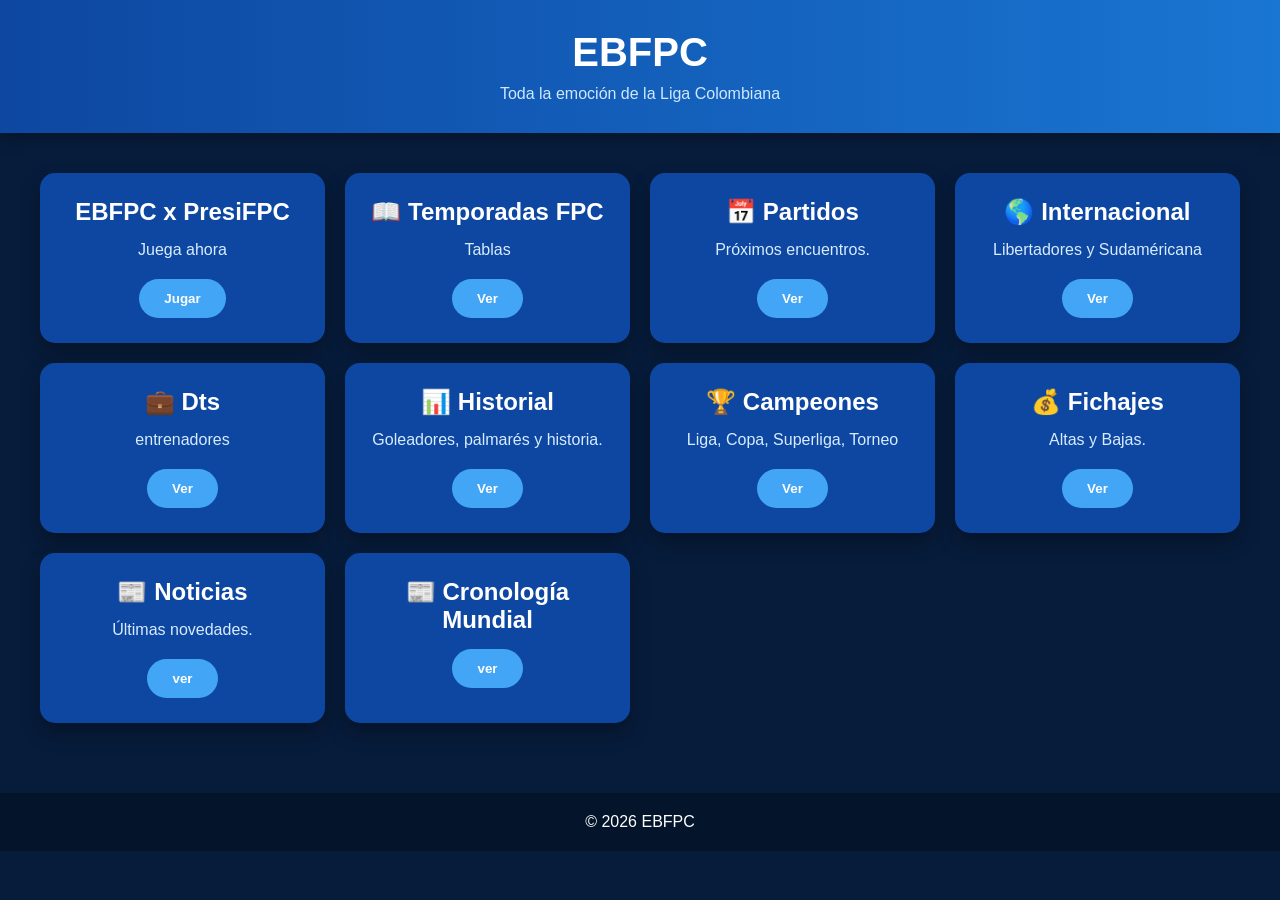
<file: index.html>
<!DOCTYPE html>
<html lang="es">
<head>
<meta charset="UTF-8">
<meta name="viewport" content="width=device-width, initial-scale=1.0">
<title>Fútbol Colombiano</title>
<link rel="stylesheet" href="style.css">
</head>
<body>

<header>
    <h1>EBFPC</h1>
    <p>Toda la emoción de la Liga Colombiana</p>
</header>

<section class="menu">
    <div class="card">
     <h2>EBFPC x PresiFPC</h2>
     <p>Juega ahora</p>
     <button onclick="location.href=
      'https://soyjabp.github.io/PresiFPC/'">
      Jugar
      </button> 
    </div>

    <div class="card">
     <h2>📖 Temporadas FPC</h2>
     <p>Tablas</p>
     <button 
      onclick="location.href='temporadas.html'">
      Ver
      </button> 
    </div>

    <div class="card">
        <h2>📅 Partidos</h2>
        <p>Próximos encuentros.</p>
        <button
         onclick="location.href='partidos.html'">
         Ver
        </button>
    </div>

    <div class="card">
        <h2>🌎 Internacional</h2>
        <p>Libertadores y Sudaméricana</p>
        <button
         onclick="location.href='conmebol.html'">
         Ver
        </button>
    </div>

    <div class="card">
        <h2>💼 Dts</h2>
        <p>entrenadores</p>
        <button
         onclick="location.href='dts.html'">
         Ver
        </button>
    </div>

    <div class="card">
        <h2>📊 Historial</h2>
        <p>Goleadores, palmarés y historia.</p>
        <button
         onclick="location.href='historial.html'">
         Ver
        </button>
    </div>

    <div class="card">
        <h2>🏆 Campeones</h2>
        <p>Liga, Copa, Superliga, Torneo</p>
        <button onclick="location.href=
'https://blogdelfpc.blogspot.com/2024/12/campeones.html'">
         Ver
        </button>
    </div>


    <div class="card">
        <h2>💰 Fichajes</h2>
        <p>Altas y Bajas.</p>
        <button onclick="location.href=
         'https://blogdelfpc4.blogspot.com/?m=1'">
         Ver
        </button>
    </div>

    <div class="card">
        <h2>📰 Noticias</h2>
        <p>Últimas novedades.</p>
        <button onclick="location.href=
         'https://blogdelfpc5.blogspot.com/?m=1'">
         ver
        </button>
    </div>

    <div class="card">
        <h2>📰 Cronología Mundial</h2>
        <button onclick="location.href='cronologia.html'">
         ver
        </button>
    </div>

</section>

<footer>
    © 2026 EBFPC
</footer>

<script src="logica.js"></script>
</body>
</html>
</file>
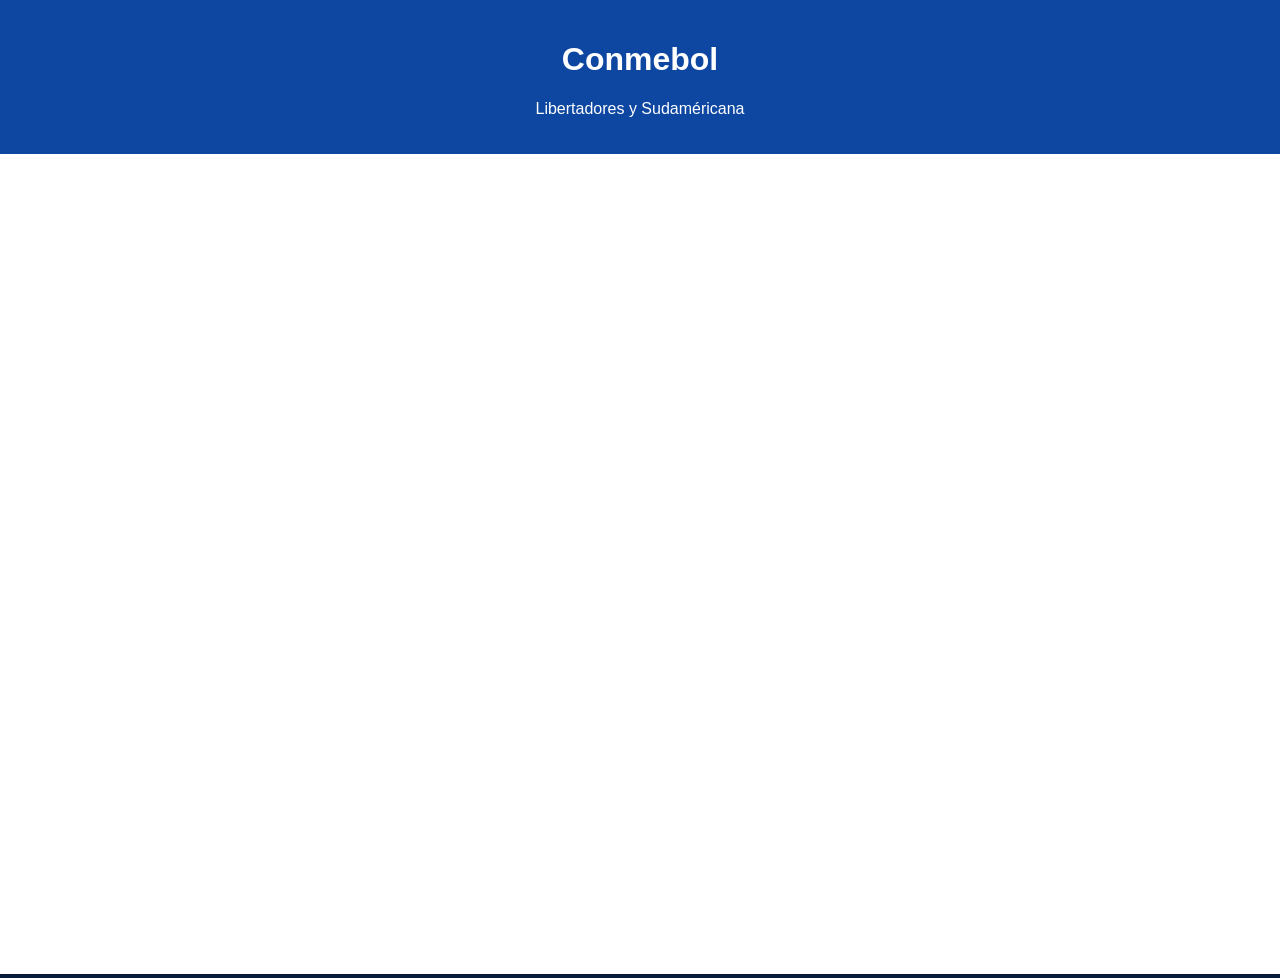
<file: conmebol.html>
<!DOCTYPE html>
<html lang="es">
<head>
<meta charset="UTF-8">
<meta name="viewport" content="width=device-width, initial-scale=1.0">
<title>Temporadas</title>

<style>
body{
    margin:0;
    background:#071c3b;
    color:white;
    font-family:Arial,sans-serif;
}

header{
    background:#0d47a1;
    padding:20px;
    text-align:center;
}

iframe{
    width:100%;
    height:calc(100vh - 80px);
    border:none;
    background:white;
}
</style>

</head>
<body>

<header>
<h1>Conmebol</h1>
<p>Libertadores y Sudaméricana</p>
</header>

<iframe
src="https://docs.google.com/document/d/1r8EaYOlmlFGWaJKXJq_9bz8sTuvQNOuIKMCyNMMzEhs/preview">
</iframe>

</body>
</html>
</file>
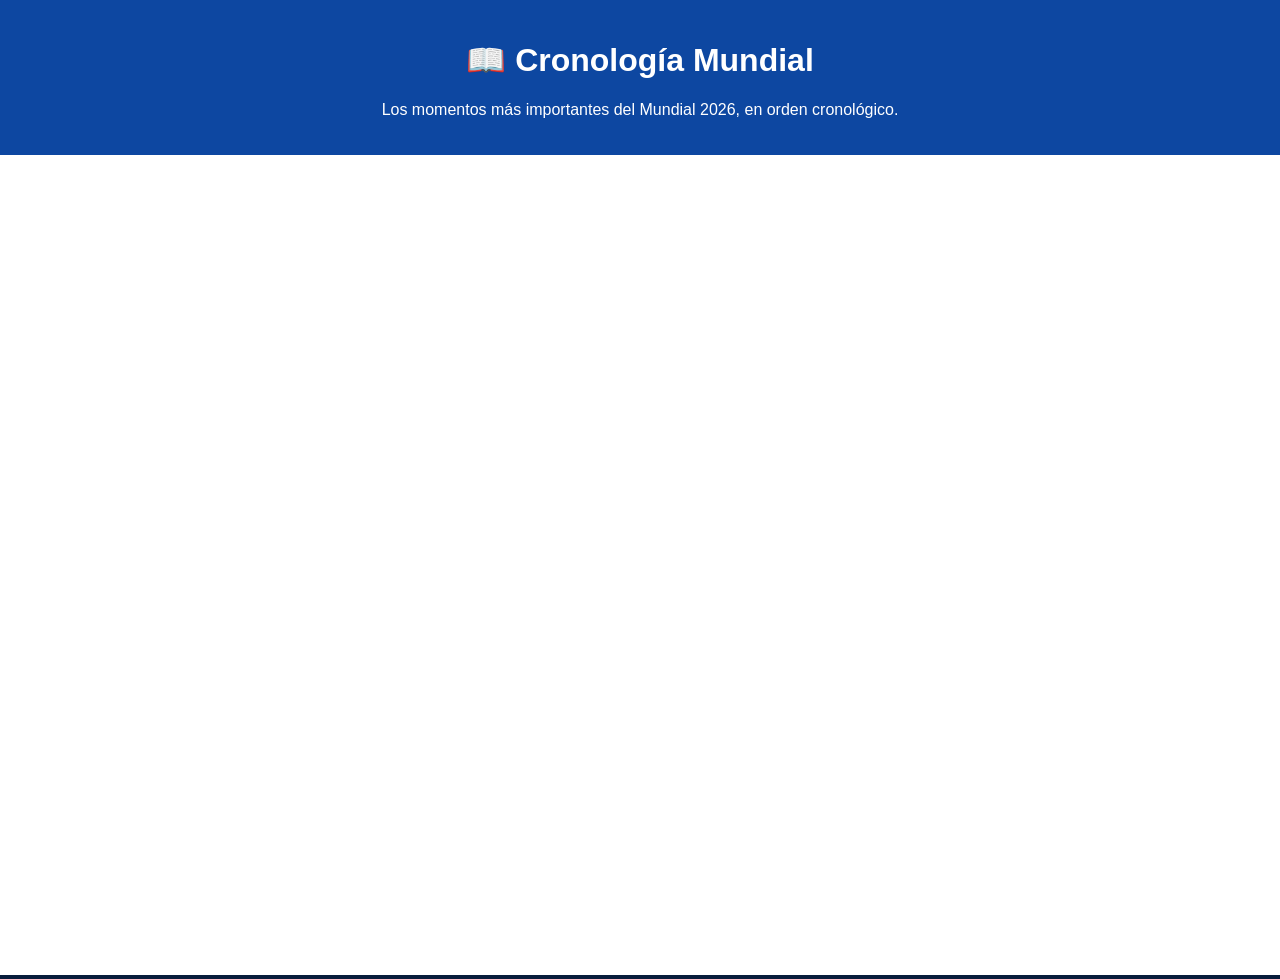
<file: cronologia.html>
<!DOCTYPE html>
<html lang="es">
<head>
<meta charset="UTF-8">
<meta name="viewport" content="width=device-width, initial-scale=1.0">
<title>Cronología</title>

<style>
body{
    margin:0;
    background:#071c3b;
    color:white;
    font-family:Arial,sans-serif;
}

header{
    background:#0d47a1;
    padding:20px;
    text-align:center;
}

iframe{
    width:100%;
    height:calc(100vh - 80px);
    border:none;
    background:white;
}
</style>

</head>
<body>

<header>
<h1>📖 Cronología Mundial</h1>
<p>Los momentos más importantes del Mundial 2026, en orden cronológico.</p>
</header>

<iframe
src="https://docs.google.com/document/d/164-cpiHatvfk2BUq0V58gNE8fdVIjnhzkLrXLR6Mkb0/preview">
</iframe>

</body>
</html>
</file>
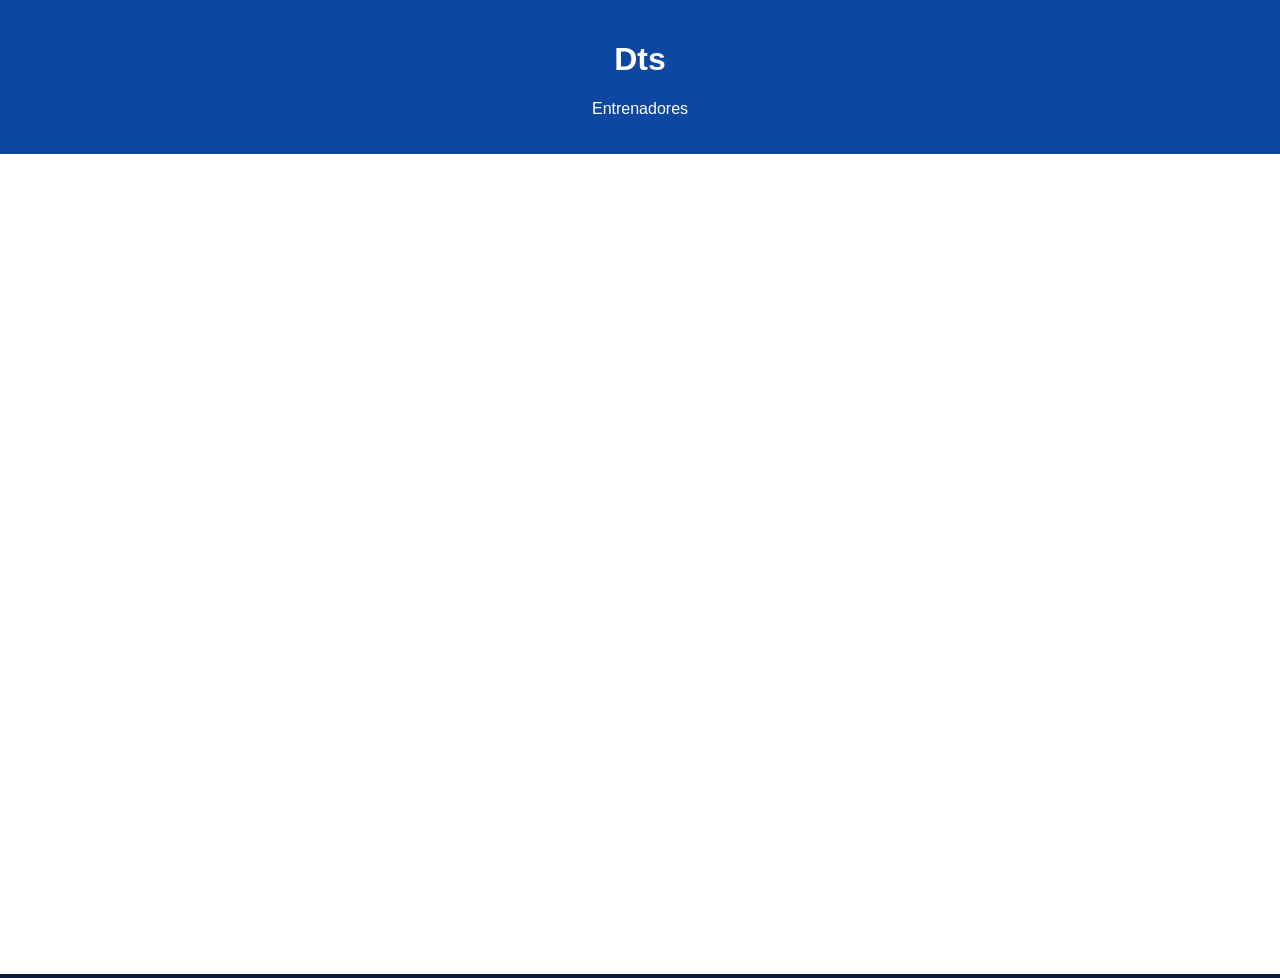
<file: dts.html>
<!DOCTYPE html>
<html lang="es">
<head>
<meta charset="UTF-8">
<meta name="viewport" content="width=device-width, initial-scale=1.0">
<title>Temporadas</title>

<style>
body{
    margin:0;
    background:#071c3b;
    color:white;
    font-family:Arial,sans-serif;
}

header{
    background:#0d47a1;
    padding:20px;
    text-align:center;
}

iframe{
    width:100%;
    height:calc(100vh - 80px);
    border:none;
    background:white;
}
</style>

</head>
<body>

<header>
<h1>Dts</h1>
<p>Entrenadores</p>
</header>

<iframe
src="https://docs.google.com/document/d/1xhVtJtKRvo1_4ZUFyL1-yNjc3rZEtBJ8RCIy6t5rZDw/preview">
</iframe>

</body>
</html>
</file>
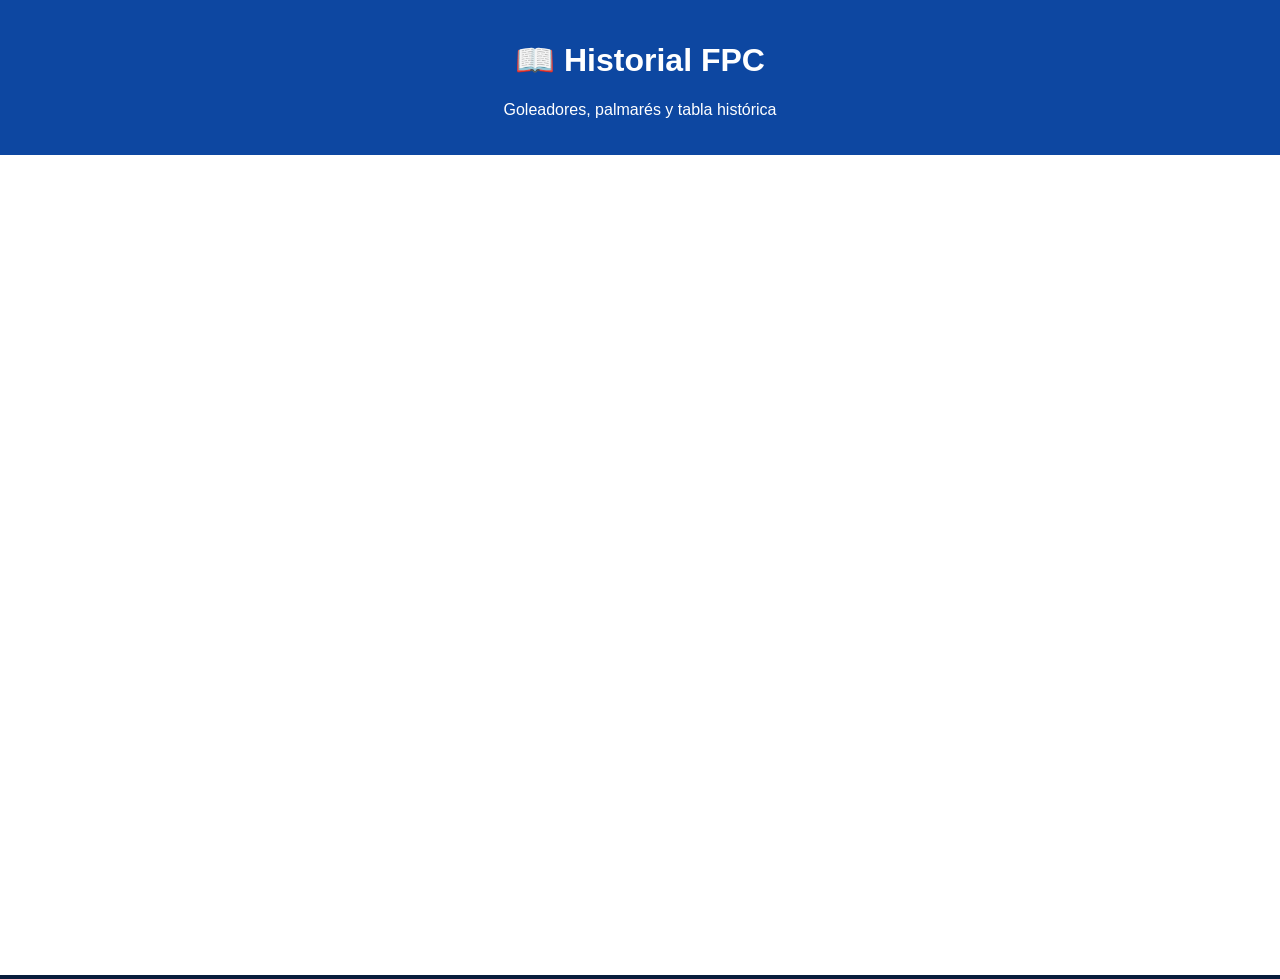
<file: historial.html>
<!DOCTYPE html>
<html lang="es">
<head>
<meta charset="UTF-8">
<meta name="viewport" content="width=device-width, initial-scale=1.0">
<title>Temporadas</title>

<style>
body{
    margin:0;
    background:#071c3b;
    color:white;
    font-family:Arial,sans-serif;
}

header{
    background:#0d47a1;
    padding:20px;
    text-align:center;
}

iframe{
    width:100%;
    height:calc(100vh - 80px);
    border:none;
    background:white;
}
</style>

</head>
<body>

<header>
<h1>📖 Historial FPC</h1>
<p>Goleadores, palmarés y tabla histórica</p>
</header>

<iframe
src="https://docs.google.com/document/d/1ByEGPhypSMaZdIMzjYatjvA-zjKtb9Z-kc0aet_wGLU/preview">
</iframe>

</body>
</html>
</file>
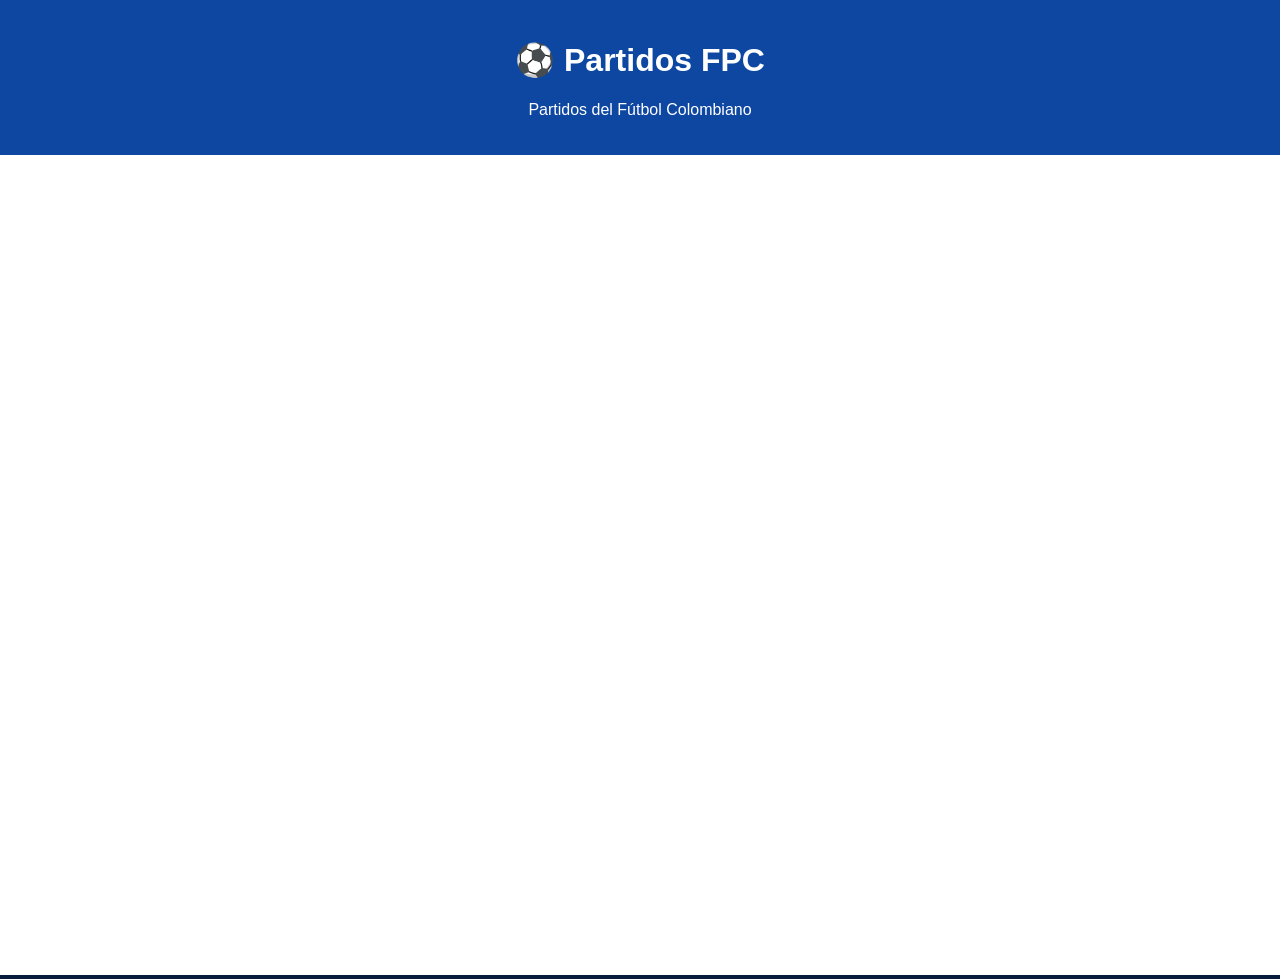
<file: partidos.html>
<!DOCTYPE html>
<html lang="es">
<head>
<meta charset="UTF-8">
<meta name="viewport" content="width=device-width, initial-scale=1.0">
<title>Temporadas</title>

<style>
body{
    margin:0;
    background:#071c3b;
    color:white;
    font-family:Arial,sans-serif;
}

header{
    background:#0d47a1;
    padding:20px;
    text-align:center;
}

iframe{
    width:100%;
    height:calc(100vh - 80px);
    border:none;
    background:white;
}
</style>

</head>
<body>

<header>
<h1>⚽ Partidos FPC</h1>
<p>Partidos del Fútbol Colombiano</p>
</header>

<iframe
src="https://docs.google.com/document/d/14oGMmhHlZm35Po_nDxGTN5D8Q8LPSP-tQ0COo4Cl2l4/preview">
</iframe>

</body>
</html>
</file>
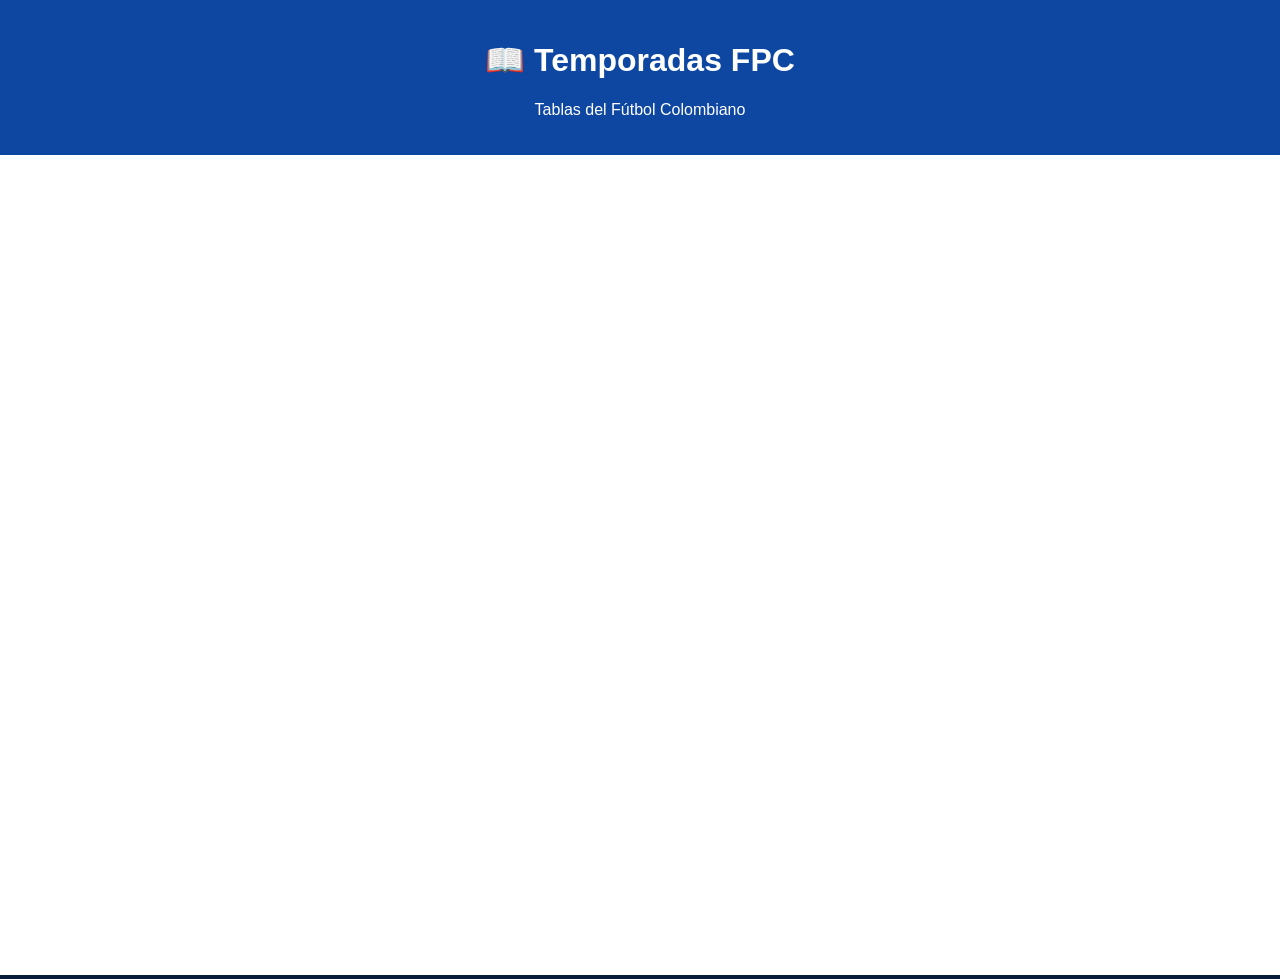
<file: temporadas.html>
<!DOCTYPE html>
<html lang="es">
<head>
<meta charset="UTF-8">
<meta name="viewport" content="width=device-width, initial-scale=1.0">
<title>Temporadas</title>

<style>
body{
    margin:0;
    background:#071c3b;
    color:white;
    font-family:Arial,sans-serif;
}

header{
    background:#0d47a1;
    padding:20px;
    text-align:center;
}

iframe{
    width:100%;
    height:calc(100vh - 80px);
    border:none;
    background:white;
}
</style>

</head>
<body>

<header>
<h1>📖 Temporadas FPC</h1>
<p>Tablas del Fútbol Colombiano</p>
</header>

<iframe
src="https://docs.google.com/document/d/1aZAfrhPYySj5oJFeYm-zKiI2fDnYGBg68B7BsDQMj6A/preview">
</iframe>

</body>
</html>
</file>
<file: style.css>
*{
    margin:0;
    padding:0;
    box-sizing:border-box;
    font-family:Arial, sans-serif;
}

body{
    background:#071c3b;
    color:white;
}

header{
    background:linear-gradient(90deg,#0d47a1,#1976d2);
    text-align:center;
    padding:30px;
    box-shadow:0 5px 15px rgba(0,0,0,.3);
}

header h1{
    font-size:40px;
}

header p{
    margin-top:10px;
    color:#cfe8ff;
}

.menu{
    display:grid;
    grid-template-columns:repeat(auto-fit,minmax(250px,1fr));
    gap:20px;
    padding:40px;
}

.card{
    background:#0d47a1;
    border-radius:15px;
    padding:25px;
    text-align:center;
    transition:.3s;
    box-shadow:0 10px 20px rgba(0,0,0,.3);
}

.card:hover{
    transform:translateY(-8px);
    background:#1565c0;
}

.card h2{
    margin-bottom:15px;
}

.card p{
    color:#d8ecff;
    margin-bottom:20px;
}

button{
    padding:12px 25px;
    border:none;
    border-radius:30px;
    background:#42a5f5;
    color:white;
    cursor:pointer;
    font-weight:bold;
}

button:hover{
    background:#64b5f6;
}

footer{
    text-align:center;
    padding:20px;
    background:#04152b;
    margin-top:30px;
}
</file>
